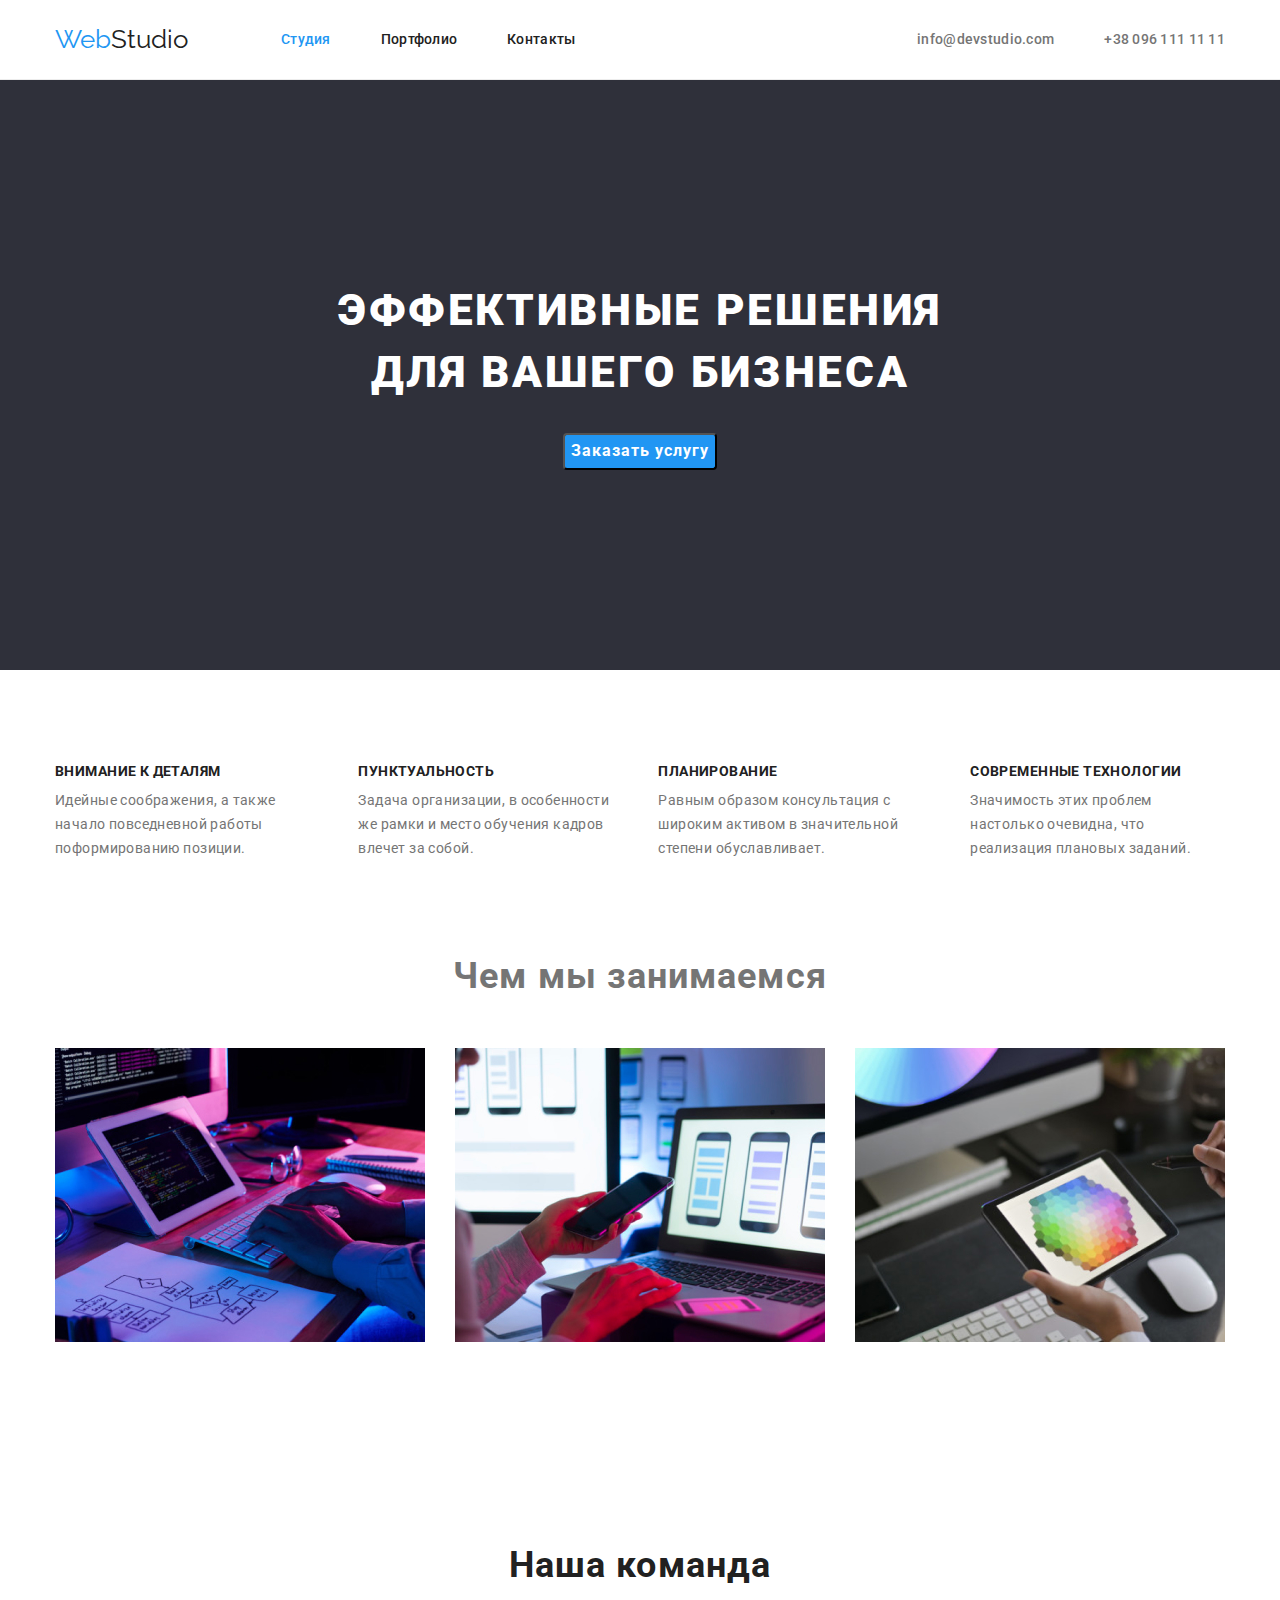
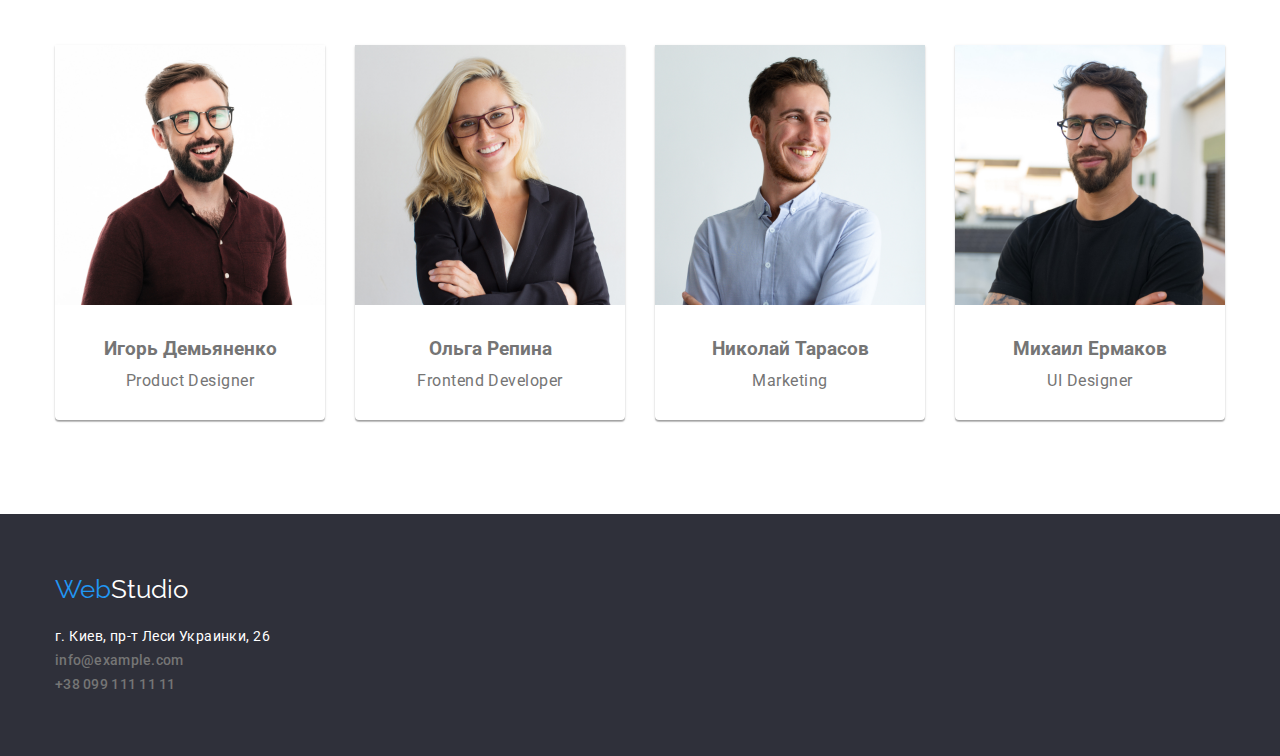
<file: index.html>
<!DOCTYPE html>
<html lang="en">
  <head>
    <meta charset="UTF-8" />
    <meta name="viewport" content="width=device-width, initial-scale=1.0" />
    <title>Web Studio</title>
    <link href="https://fonts.googleapis.com/css2?family=Raleway:wght@700&family=Roboto:wght@400;500;700;900&display=swap"
      rel="stylesheet">
      <link rel="stylesheet" href="https://cdnjs.cloudflare.com/ajax/libs/modern-normalize/1.0.0/modern-normalize.min.css">
    <link rel="stylesheet" href="./css/common.css">
    <link rel="stylesheet" href="./css/main.css">
  </head>
  <body class="page">
    <!--header-->
    <header class="header">
      <div class="container header-nav">
        <nav class="header-nav">
        <a href="./index.html" aria-label="Logo" class="logo">Web<span class="header-logo">Studio</span></a>
        <ul class="site-nav list">
          <li class="item"><a href="./index.html" class="site-nav-link current">Студия</a></li>
          <li class="item"><a href="./portfolio.html" class="site-nav-link">Портфолио</a></li>
          <li class="item"><a href="#Контакты" class="site-nav-link">Контакты</a></li>
        </ul>
        </nav>
        
        <address class="site-nav-right">
        <ul class="site-nav-right list">
          <li class="item-right"><a href="info@devstudio.com" class="site-nav-right-link">info@devstudio.com</a></li>
          <li class="item-right"><a href="" class="site-nav-right-link">+38 096 111 11 11</a></li>
        </ul>
        </address>
      </div>
    </header>

    <main>
      <!--hero-->
      <section class="hero">
          <h1 class="hero-title">Эффективные решения <br> для вашего бизнеса</h1>
          <button class="button">Заказать услугу</button>
      </section>

      <!--advantages--> 
      <section class="section-advantages">
        <div class="container advantages">
          <ul class="advantages-list list">
            <li class="advantages-list-items">
              <h2 class="advantages-list-title">ВНИМАНИЕ К ДЕТАЛЯМ</h2>
              <p class="advantages-text">
                Идейные соображения, а также начало повседневной работы
                поформированию позиции.
              </p>
            </li>
            <li class="advantages-list-items">
              <h2 class="advantages-list-title">ПУНКТУАЛЬНОСТЬ</h2>
              <p class="advantages-text">
                Задача организации, в особенности же рамки и место обучения кадров
                влечет за собой.
              </p>
            </li>
            <li class="advantages-list-items">
              <h2 class="advantages-list-title">ПЛАНИРОВАНИЕ</h2>
              <p class="advantages-text">
                Равным образом консультация с широким активом в значительной
                степени обуславливает.
              </p>
            </li>
            <li class="advantages-list-items">
              <h2 class="advantages-list-title">СОВРЕМЕННЫЕ ТЕХНОЛОГИИ</h2>
              <p class="advantages-text">
                Значимость этих проблем настолько очевидна, что реализация
                плановых заданий.
              </p>
            </li>
          </ul>
        </div>
      </section>

      <!--Services-->
      <section class="section-services">
        <div class="services container">
          <h2 class="services-title">Чем мы занимаемся</h2>
          <ul class="services-list list">
            <li class="services-list-image"><img class="service-list-image" src="/images/img.jpg" alt="image"></li>
            <li class="services-list-image"><img class="service-list-image" src="/images/img1.jpg" alt="image"></li>
            <li class="services-list-image"><img class="service-list-image" src="/images/img2.jpg" alt="image"></li>
          </ul>
        </div>
      </section>

      <!--Team-->
      <section class="section-team">
          <div class="container">
            <h2 class="team-title">Наша команда</h2>
            <ul class="list team">
              <li class="team-list">
                <img src="/images/img3.jpg" alt="Игорь Демьяненко" width="270"/>
                <h3 class="section-title-name">Игорь Демьяненко</h3>
                <p class="team-position">Product Designer</p>
              </li>
              <li class="team-list">
                <img src="/images/img4.jpg" alt="Ольга Репина" width="270"/>
                <h3 class="section-title-name">Ольга Репина</h3>
                <p class="team-position">Frontend Developer</p>
              </li>
              <li class="team-list">
                <img src="/images/img5.jpg" alt="Николай Тарасов" width="270"/>
                <h3 class="section-title-name">Николай Тарасов</h3>
                <p class="team-position">Marketing</p>
              </li>
              <li class="team-list">
                <img src="/images/img6.jpg" alt="Михаил Ермаков" width="270"/>
                <h3 class="section-title-name">Михаил Ермаков</h3>
                <p class="team-position">UI Designer</p>
              </li>
            </ul>
          </div>
      </section>
    </main>
    <!--Footer-->
      <footer class="footer">
        <div class="footer-container container">
          <a href="./index.html" class="footer-logo">Web<span class="footer-logo-span">Studio</span></a>
          <address class="adress">
            <ul class="footer-list list">
              <li class="adress-list">
                <a class="location-link" href="https://goo.gl/maps/Xqh2hJg4J4XLnShu8" target="_blank"><span class="location">г. Киев, пр-т
                    Леси
                    Украинки, 26</span></a></li>
              <li class="adress-list">
                <a href="mailto:info@example.com" class="footer-contacts">info@example.com</a>
              </li>
              <li class="adress-list">
                <a href="tel:+380991111111" class="footer-contacts">+38 099 111 11 11</a>
              </li>
            </ul>
          </address>
       
       </div>
       </footer>
  </body>
</html>
</file>
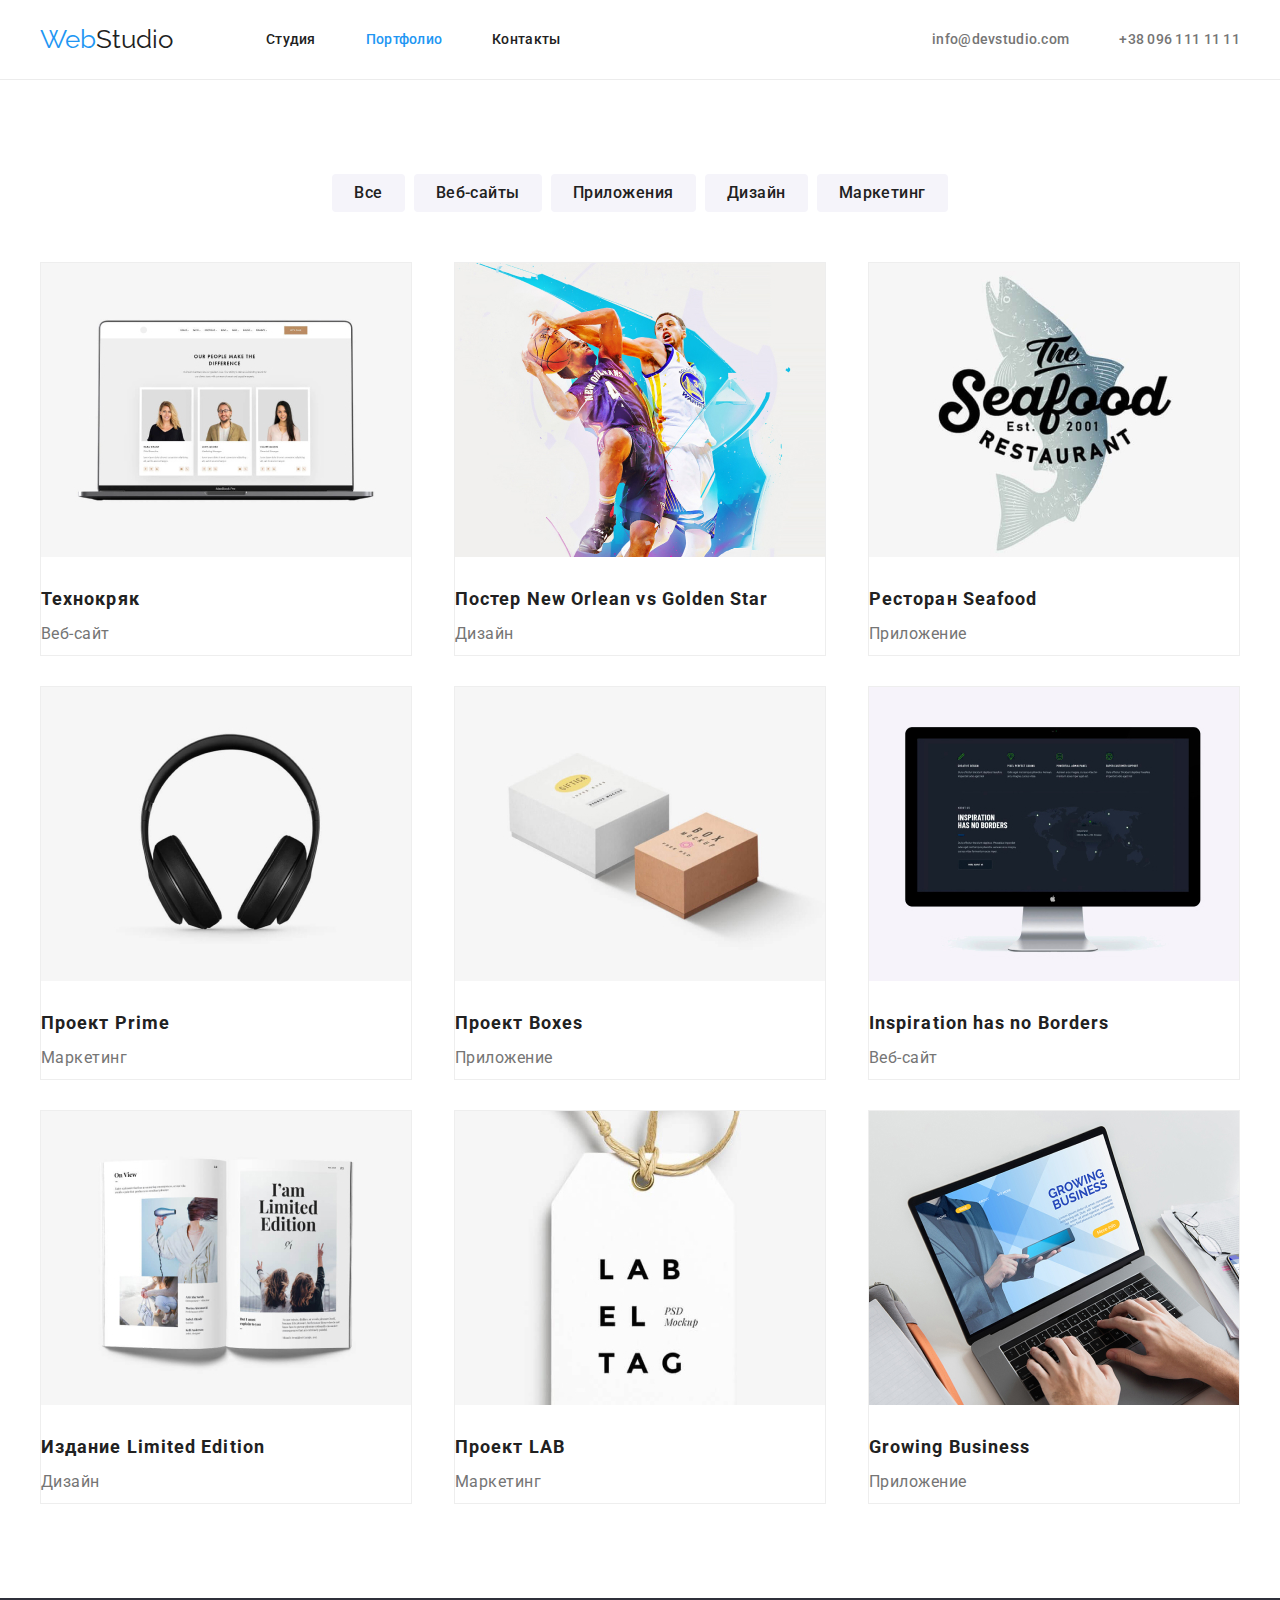
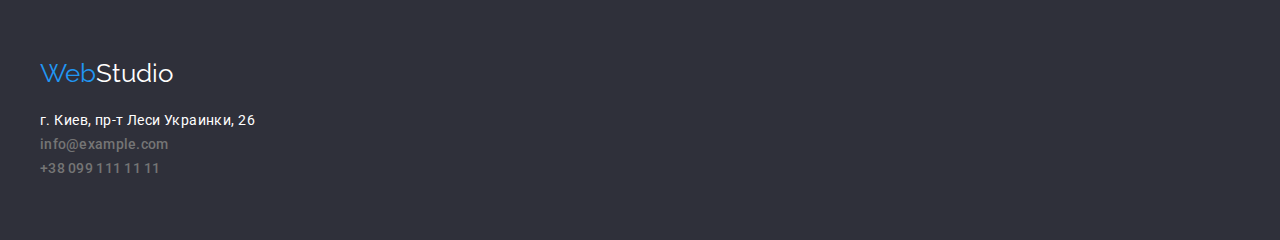
<file: portfolio.html>
<!DOCTYPE html>
<html lang="en">

<head>
    <meta charset="UTF-8" />
    <meta name="viewport" content="width=device-width, initial-scale=1.0" />
    <title>Web Studio</title>
    <link
        href="https://fonts.googleapis.com/css2?family=Raleway:wght@700&family=Roboto:wght@400;500;700;900&display=swap"
        rel="stylesheet">
    <link rel="stylesheet" href="./css/common.css">
    <link rel="stylesheet" href="./css/main.css">
</head>

<body class="page">
    <!--header-->
    <header class="header">
        <div class="container header-nav">
            <nav class="header-nav">
                <a href="./index.html" aria-label="Logo" class="logo">Web<span class="header-logo">Studio</span></a>
                <ul class="site-nav list">
                    <li class="item"><a href="./index.html" class="site-nav-link">Студия</a></li>
                    <li class="item"><a href="./portfolio.html" class="site-nav-link current">Портфолио</a></li>
                    <li class="item"><a href="#Контакты" class="site-nav-link">Контакты</a></li>
                </ul>
            </nav>
    
            <address class="site-nav-right">
                <ul class="site-nav-right list">
                    <li class="item-right"><a href="info@devstudio.com" class="site-nav-right-link">info@devstudio.com</a>
                    </li>
                    <li class="item-right"><a href="" class="site-nav-right-link">+38 096 111 11 11</a></li>
                </ul>
            </address>
        </div>
    </header>

<!--portfolio offer -->
    <main class="main page">
        <section class="portfolio">
            <div class="container offer-container">
                <h1 class="hiden-title">hiden</h1>
                <ul class="filter-list  list">
                    <li class="filter-list-item"><button class="filter-button">Все</button></li>
                    <li class="filter-list-item"><button class="filter-button">Веб-сайты</button></li>
                    <li class="filter-list-item"><button class="filter-button">Приложения</button></li>
                    <li class="filter-list-item"><button class="filter-button">Дизайн</button></li>
                    <li class="filter-list-item"><button class="filter-button">Маркетинг</button></li>
                </ul>
            
                <ul class="offer list">
                    <li class="offer-item">
                        <div>
                            <a href="">
                                <img src="./images/techno.jpg" alt="techno">
                            </a>
                        </div>
                        <div class="offer-text">
                            <a href="">
                                <h2 class="offer-title">Технокряк</h2>
                                <p>Веб-сайт</p>
                            </a>
                        </div>
                    </li>
                    <li class="offer-item">
                        <div>
                            <a href="" class="portfolio-list">
                            <img src="./images/Poster.jpg" alt="Poster">
                            </a>
                        </div>
                        <div class="offer-text">
                            <a href="">
                                <h2 class="offer-title">Постер New Orlean vs Golden Star</h2>
                                <p>Дизайн</p>
                            </a>
                        </div>
                    </li>
                    <li class="offer-item">
                        <div>
                            <a href="" class="portfolio-list">
                                <img src="./images/restaurant.jpg" alt="restaurant">
                            </a>
                        </div>
                        <div class="offer-text">
                            <a href="">
                                <h2 class="offer-title">Ресторан Seafood</h2>
                                <p>Приложение</p>
                            </a>
                        </div>
                        
                    </li>
                    <li class="offer-item">
                        <div>
                            <a href="" class="portfolio-list">
                            <img src="./images/project.jpg" alt="project">
                            </a>
                        </div>
                        <div class="offer-text">
                            <a href="">
                                <h2 class="offer-title">Проект Prime</h2>
                                <p>Маркетинг</p>
                            </a>
                        </div>
                        
                    </li>
                    <li class="offer-item">
                        <div>
                            <a href="" class="portfolio-list">
                                <img src="./images/project-boxes.jpg" alt="project-boxes">
                            </a>
                        </div>
                        <div class="offer-text">
                            <a href="">
                                <h2 class="offer-title">Проект Boxes</h2>
                                <p>Приложение</p>
                            </a>    
                        </div>
                    
                    </li>
                    <li class="offer-item">
                        <div>
                            <a href="" class="portfolio-list">
                                <img src="./images/inspiration.jpg" alt="inspiration">
                            </a>
                        </div>
                        <div class="offer-text">
                            <a href="">
                                <h2 class="offer-title">Inspiration has no Borders</h2>
                                <p>Веб-сайт</p>
                            </a>
                        </div>    
                        
                    </li>
                    <li class="offer-item">
                        <div>
                            <a href="" class="portfolio-list">
                                <img src="./images/limited-edition.jpg" alt="limited-edition">
                            </a>
                        </div>
                        <div class="offer-text">
                            <a href="">
                                <h2 class="offer-title">Издание Limited Edition</h2>
                                <p>Дизайн</p>
                            </a>
                        </div>
                        
                    </li>
                    <li class="offer-item">
                        <div>
                            <a href="" class="portfolio-list">
                                <img src="./images/lab.jpg" alt="lab">
                            </a>
                        </div>
                            <div class="offer-text">
                                <a href="">
                                    <h2 class="offer-title">Проект LAB</h2>
                                    <p>Маркетинг</p>
                                </a>
                            </div>
                        
                    </li>
                    <li class="offer-item">
                        <div>
                            <a href="" class="portfolio-list">
                                <img src="./images/growing.jpg" alt="growing">
                            </a>
                        </div>
                        <div class="offer-text">
                            <a href="">
                                <h2 class="offer-title">Growing Business</h2>
                                <p>Приложение</p>
                            </a>
                        </div>
                    
                    </li>

            </ul>
         </div>
        </section>
    </main>
        <!--Footer-->
        <footer class="footer">
            <div class="footer-container container">
                <a href="./index.html" class="footer-logo">Web<span class="footer-logo-span">Studio</span></a>
                <address class="adress">
                    <ul class="footer-list list">
                        <li class="adress-list">
                            <a class="location-link" href="https://goo.gl/maps/Xqh2hJg4J4XLnShu8" target="_blank"><span
                                    class="location">г. Киев, пр-т
                                    Леси
                                    Украинки, 26</span></a></li>
                        <li class="adress-list">
                            <a href="mailto:info@example.com" class="footer-contacts">info@example.com</a>
                        </li>
                        <li class="adress-list">
                            <a href="tel:+380991111111" class="footer-contacts">+38 099 111 11 11</a>
                        </li>
                    </ul>
                </address>
        
            </div>
        </footer>
</body>

</html>
</file>
<file: css/common.css>
:root {
  --primary-text-color: #757575;
  --title-text-color: #212121;
  --accent-color: #2196f3;
  --primary-bg-color: #ffffff;
}

.page {
  background-color: var(--primary-bg-color);
  color: var(--primary-text-color);
}

.logo {
  color: var(--title-text-color);
}
/* Site nav */

.site-nav-link {
  color: var(--title-text-color);
}
.site-nav .current {
  color: var(--accent-color);
}

.site-nav-link:hover,
.site-nav-link:focus {
  color: var(--accent-color);
}
.site-nav-right-link {
  color: var(--primary-text-color);
}
.site-nav-right-link:hover,
.site-nav-right-link:focus {
  color: var(--accent-color);
}
</file>
<file: css/main.css>
:root {
  --primary-text-color: #757575;
  --title-text-color: #212121;
  --accent-color: #2196f3;
  --primary-bg-color: #ffffff;
  --portfolio-filter-button: #f5f4fa;
}
/* Цвет заголовков #212121   */
/* Цвет текста #757575 */
/* Цвет акцента #2196F3 */
.page {
  margin: 0px;
  background-color: var(--primary-bg-color);
  color: var(--primary-text-color);
  font-family: roboto, sans-serif;
}
.list {
  margin-top: 0px;
  margin-bottom: 0px;
  padding-left: 0px;
  list-style: none;
}

.hiden-title {
  display: none;
}

/* Container */

.container {
  width: 1200px;
  padding-right: 15px;
  padding-left: 15px;
  margin-left: auto;
  margin-right: auto;
}

/* button */

.button {
  border-radius: 4px;
  color: var(--primary-bg-color);
  background-color: var(--accent-color);
  font-weight: bold;
  font-size: 16px;
  line-height: 1.9;
  align-items: center;
  text-align: center;
  letter-spacing: 0.06em;
  text-decoration: none;
}

.button-portfolio :hover {
  color: var(--accent-color);
}
/* LOGO */

.logo {
  margin-right: 93px;
  color: var(--accent-color);
  font-family: Raleway;
  font-size: 26px;
  line-height: 1.2;
  letter-spacing: 3%;
  text-decoration: none;
}

.header-logo {
  color: var(--title-text-color);
}
/* header */

.header {
  padding-bottom: 24px;
  padding-top: 24px;
  border-bottom: 1px solid #ececec;
}

.footer-logo-span {
  color: var(--primary-bg-color);
}
.header-nav {
  padding-top: 0px;
  padding-bottom: 0px;
  align-items: center;
  display: flex;
}
/* Site nav */

.site-nav {
  display: flex;
}

.site-nav .item:not(:last-child) {
  margin-right: 50px;
}

.site-nav-link {
  display: block;

  color: var(--title-text-color);

  font-weight: 500;
  font-size: 14px;
  line-height: 1.1;
  letter-spacing: 0.02em;
  text-decoration: none;
}
.site-nav .current {
  color: var(--accent-color);
}

.site-nav-link:hover,
.site-nav-link:focus {
  color: var(--accent-color);
}

.site-nav-right .item-right + .item-right {
  margin-left: 50px;
}

.site-nav-right {
  display: flex;
  margin-left: auto;
}
.site-nav-right-link {
  font-style: normal;
  display: block;
}

.site-nav-right-link {
  display: flex;

  color: var(--primary-text-color);

  font-weight: 500;
  font-size: 14px;
  line-height: 1.1;
  letter-spacing: 0.02em;
  text-decoration: none;
}

.site-nav-right-link:hover,
.site-nav-right-link:focus {
  color: var(--accent-color);
}

/* hero */

.hero {
  padding-top: 200px;
  padding-bottom: 200px;
  background-color: #2f303a;
  text-align: center;
}

.hero-title {
  margin-top: 0px;
  margin-bottom: 30px;

  color: var(--primary-bg-color);
  font-weight: 900;
  font-size: 44px;
  line-height: 1.4;
  text-align: center;
  letter-spacing: 0.06em;
  text-transform: uppercase;
}
/* Section */

.section {
  box-sizing: border-box;
  margin-top: 0px;
  margin-bottom: 0px;
}
/* advantages */

.section-advantages {
  padding-top: 94px;
  padding-bottom: 94px;
}

.advantages {
  box-sizing: border-box;
}

.advantages-list {
  display: flex;
  flex-shrink: 0.9;
  padding-left: 0px;
  text-decoration: none;
}
.advantages-list .advantages-list-items:not(:last-child) {
  margin-right: 30px;
}

.advantages-list-title {
  margin-top: 0px;
  margin-bottom: 10px;
  color: var(--title-text-color);
  font-weight: bold;
  font-size: 14px;
  line-height: 1.1;
  letter-spacing: 0.03em;
  text-transform: uppercase;
}
.advantages-text {
  margin-top: 0px;
  margin-bottom: 0px;
  font-size: 14px;
  line-height: 1.71;
  letter-spacing: 0.03em;
}

/* services */

.section-services {
  padding-bottom: 94px;
}

.services-title {
  margin-top: 0px;
  margin-bottom: 50px;
  font-weight: bold;
  font-size: 36px;
  line-height: 1.2;
  text-align: center;
  letter-spacing: 0.03em;
}
.services-list {
  display: flex;
  justify-content: center;
}

.services-list-image {
  flex-basis: calc((100%-2 * 30px) / 3);
}
.services-list-image:not(:last-child) {
  margin-right: 30px;
}

/* team */
.section-team {
  padding-bottom: 94px;
  padding-top: 94px;
}
.team-title {
  margin-top: 0px;
  margin-bottom: 50px;
  padding-top: 0px;
  padding-bottom: 0px;
  color: var(--title-text-color);

  font-weight: 700;
  font-size: 36px;
  line-height: 1.67;
  text-align: center;
  letter-spacing: 0.03em;
}
.team {
  display: flex;
  justify-content: center;
}

.team-list {
  width: 270px;
  align-items: center;
  box-shadow: 0px 1px 3px rgba(0, 0, 0, 0.12), 0px 1px 1px rgba(0, 0, 0, 0.14),
    0px 2px 1px rgba(0, 0, 0, 0.2);
  border-radius: 0px 0px 4px 4px;
}

.team .team-list + .team-list {
  margin-left: 30px;
}

.section-title-name {
  text-align: center;
  margin-top: 0px;
  margin-bottom: 0px;
  padding-top: 30px;
  padding-bottom: 10px;
}

.team-position {
  text-align: center;
  margin-bottom: 0px;
  margin-top: 0px;
  padding-bottom: 30px;
  font-size: 16px;
  line-height: 1.2;
  letter-spacing: 0.03em;
}

.team-block {
  padding-bottom: 94px;
}
/* ===============footer===================== */
.footer-title {
  color: var(--title-text-color);
}
.footer {
  padding-bottom: 60px;
  padding-top: 60px;

  background-color: #2f303a;
}
.footer-list:nth-child(-n + 2) {
  margin-bottom: 0px;
}

.footer-logo {
  display: inline-block;
  margin-bottom: 20px;
  color: var(--accent-color);
  font-family: Raleway;
  font-size: 26px;
  line-height: 1.2;
  letter-spacing: 3%;
  text-decoration: none;
}

.footer-contacts {
  text-decoration: none;
  color: var(--primary-text-color);
  font-weight: 500;
  font-size: 14px;
  line-height: 1.1;
  letter-spacing: 0.02em;
}

/* adress */

.adress {
  font-style: normal;
  font-size: 14px;
  line-height: 1.7;
  letter-spacing: 0.03em;
  color: rgba(255, 255, 255, 0.6);
}

.location {
  font-size: 14px;
  line-height: 1.7;
  letter-spacing: 0.03em;
  color: #ffffff;
}

.location-link {
  text-decoration: none;
}

/* PPORTFOLIO CSS */
/* Main block filter button */

.portfolio {
  padding-bottom: 94px;
  padding-top: 94px;
}

.filter-button {
  padding: 6px 22px;

  border: 0px;
  border-radius: 4px;

  font-family: roboto, sans-serif;
  font-weight: 500;
  font-size: 16px;
  line-height: 1.62;
  letter-spacing: 0.03em;
  color: var(--title-text-color);
  background-color: var(--portfolio-filter-button);
}

.filter-list-item:not(:last-child) {
  margin-right: 9px;
}

.filter-list {
  justify-content: center;
  display: flex;
  margin-bottom: 50px;
}

.filter-button:hover,
.filter-button:focus {
  background-color: var(--accent-color);
  color: var(--portfolio-filter-button);
}

/* Portfolio offer */

.offer-container {
  margin-right: auto;
  margin-left: auto;
}

.offer-title {
  font-weight: bold;
  font-size: 18px;
  line-height: 2;
  letter-spacing: 0.06em;
  color: #212121;
  text-decoration: none;
}

.offer {
  justify-content: space-between;
  display: flex;
  flex-wrap: wrap;
}
.offer-item:nth-child(3n) {
  margin-right: 0px;
}

.offer-item {
  border: 1px solid #eeeeee;
  width: 370px;
  margin-right: 30px;
  margin-bottom: 30px;
}

.offer-item:nth-last-child(-n + 3) {
  margin-bottom: 0px;
}

.offer p {
  font-weight: normal;
  font-size: 16px;
  line-height: 1.9px;
  letter-spacing: 0.03em;
  color: #757575;
}

.offer-text {
  margin-top: 20px;
  margin-bottom: 20px;
}

.offer a {
  text-decoration: none;
}
</file>
